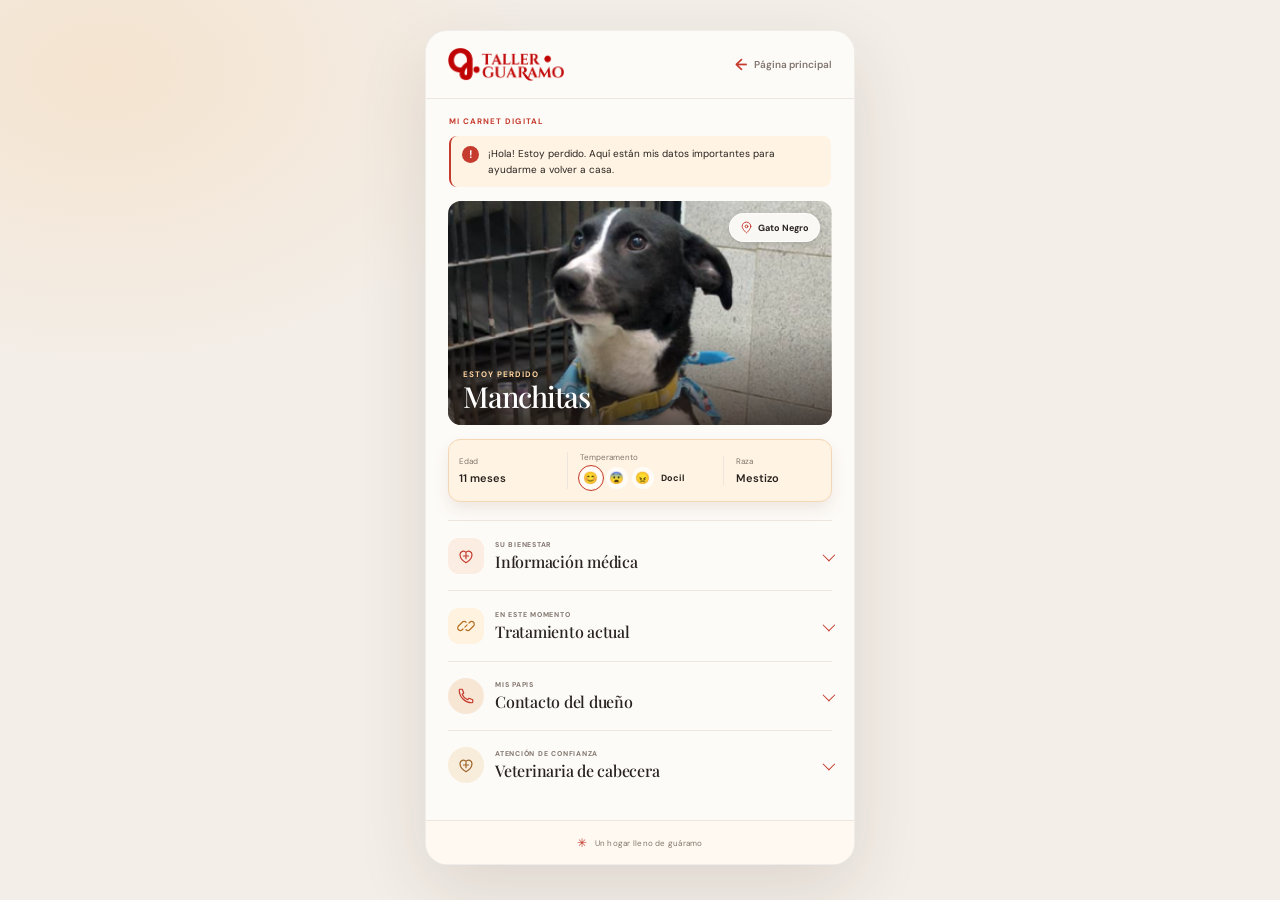
<file: m4nch1t45251126.html>
<!doctype html>
<html lang="es">
  <head>
    <meta charset="UTF-8" />
    <meta name="viewport" content="width=device-width, initial-scale=1.0" />
    <meta name="robots" content="noindex, nofollow" />
    <meta
      name="description"
      content="Carnet digital de mascota: información de salud y contactos importantes."
    />
    <meta name="theme-color" content="#fdfbf8" />
    <title>Carnet de Manchitas — Taller Guáramo</title>
    <link rel="preconnect" href="https://fonts.googleapis.com" />
    <link rel="preconnect" href="https://fonts.gstatic.com" crossorigin />
    <link
      href="https://fonts.googleapis.com/css2?family=DM+Sans:wght@400;500;600;700&family=Playfair+Display:wght@500;600;700&display=swap"
      rel="stylesheet"
    />
    <link rel="stylesheet" href="m4nch1t45251126.css" />
  </head>
  <body>
    <main class="pet-card">
      <nav class="card-nav" aria-label="Navegación principal">
        <a class="brand" href="index.html" aria-label="Taller Guáramo, página principal">
          <img src="tallerguaramoicon.png" alt="Taller Guáramo" />
        </a>
        <a class="home-link" href="index.html">
          <span aria-hidden="true">←</span> Página principal
        </a>
      </nav>

      <section class="pet-profile" aria-labelledby="pet-name">
        <div class="profile-heading">
          <span class="overline">Mi carnet digital</span>
          <p class="lost-message">
            <span class="lost-icon" aria-hidden="true">!</span>
            <span>¡Hola! Estoy perdido. Aquí están mis datos importantes para ayudarme a volver a casa.</span>
          </p>
        </div>
        <div class="pet-photo-wrap">
          <img
            class="pet-photo"
            id="pet-photo"
            src="m4nch1t45251126.png"
            alt="Manchitas, perrita mestiza de pelaje negro"
          />
          <span class="pet-location">
            <svg viewBox="0 0 24 24" aria-hidden="true">
              <path d="M20 10c0 5-8 12-8 12S4 15 4 10a8 8 0 1 1 16 0Z" />
              <circle cx="12" cy="10" r="2.5" />
            </svg>
            Gato Negro
          </span>
          <div class="photo-caption">
            <span class="pet-status">Estoy perdido</span>
            <h1 id="pet-name">Manchitas</h1>
          </div>
        </div>

        <div class="pet-facts">
          <div class="fact">
            <span class="fact-label">Edad</span>
            <span class="fact-value">11 meses</span>
          </div>
          <div class="fact temperament-fact">
            <span class="fact-label">Temperamento</span>
            <div class="mood-display" aria-label="Temperamento: feliz">
              <span class="mood-icon is-current" aria-hidden="true" title="Docil">😊</span>
              <span class="mood-icon" aria-hidden="true" title="Asustada">😨</span>
              <span class="mood-icon" aria-hidden="true" title="Molesta">😠</span>
              <span class="mood-label">Docil</span>
            </div>
          </div>
          <div class="fact">
            <span class="fact-label">Raza</span>
            <span class="fact-value">Mestizo</span>
          </div>
        </div>
      </section>

      <div class="record-content">
        <details class="info-section" aria-labelledby="medical-title">
          <summary class="section-title">
            <span class="section-icon icon-medical" aria-hidden="true">
              <svg viewBox="0 0 24 24"><path d="M12 21s-8-4.4-8-11a4.5 4.5 0 0 1 8-2.8A4.5 4.5 0 0 1 20 10c0 6.6-8 11-8 11Z" /><path d="M8.5 12h7M12 8.5v7" /></svg>
            </span>
            <div>
              <span class="section-kicker">Su bienestar</span>
              <h2 id="medical-title">Información médica</h2>
            </div>
          </summary>
          <dl class="medical-list">
            <div class="medical-row">
              <dt>Alergias</dt>
               <dd>Ninguna conocida</dd>
            </div>
            <div class="medical-row">
              <dt>Vacunas</dt>
              <dd><span class="status-dot"></span>Al día</dd>
            </div>
            <div class="medical-row">
              <dt>Condiciones</dt>
              <dd>Ninguna conocida</dd>
            </div>
          </dl>
        </details>

        <details class="info-section treatment-section" aria-labelledby="treatment-title">
          <summary class="section-title">
            <span class="section-icon icon-treatment" aria-hidden="true">
              <svg viewBox="0 0 24 24"><path d="m10.5 13.5 3-3M8 16l-1 1a3.5 3.5 0 0 1-5-5l5-5a3.5 3.5 0 0 1 5 0M16 8l1-1a3.5 3.5 0 0 1 5 5l-5 5a3.5 3.5 0 0 1-5 0" /></svg>
            </span>
            <div>
              <span class="section-kicker">En este momento</span>
              <h2 id="treatment-title">Tratamiento actual</h2>
            </div>
          </summary>
          <div class="treatment-note">
            <p>Actualmente no tiene tratamiento.</p>
          </div>
        </details>

        <details class="contact-section" aria-labelledby="owner-title">
          <summary class="contact-heading">
            <span class="contact-avatar owner-avatar" aria-hidden="true">
              <svg viewBox="0 0 24 24"><path d="M7 3H4a1 1 0 0 0-1 1c0 9.4 7.6 17 17 17a1 1 0 0 0 1-1v-3l-5-2-2 2c-3.1-1.3-5.7-3.9-7-7l2-2-2-5Z" /></svg>
            </span>
            <div>
              <span class="section-kicker">Mis papis</span>
              <h2 id="owner-title">Contacto del dueño</h2>
            </div>
          </summary>
          <div class="contact-actions">
            <a class="contact-button call-button" href="tel:+584122981640">
              <svg viewBox="0 0 24 24" aria-hidden="true"><path d="M7 3H4a1 1 0 0 0-1 1c0 9.4 7.6 17 17 17a1 1 0 0 0 1-1v-3l-5-2-2 2c-3.1-1.3-5.7-3.9-7-7l2-2-2-5Z" /></svg>
              Llamar
            </a>
            <a class="contact-button whatsapp-button" href="https://wa.me/584122981640" target="_blank" rel="noopener noreferrer">
              <svg viewBox="0 0 24 24" aria-hidden="true"><path d="M20 11.5a8.5 8.5 0 0 1-12.6 7.4L3 20l1.2-4.2A8.5 8.5 0 1 1 20 11.5Z" /><path d="M8 8.5c.6 2.4 2.1 3.9 4.5 4.5l1-1 2 .8-.3 1.7c-.1.4-.5.7-.9.7-3.6-.3-6.6-3.3-6.9-6.9 0-.4.3-.8.7-.9l1.7-.3.8 2-1 1" /></svg>
              WhatsApp
            </a>
          </div>
          <div class="contact-actions">
            <a class="contact-button call-button" href="tel:+584167134874">
              <svg viewBox="0 0 24 24" aria-hidden="true"><path d="M7 3H4a1 1 0 0 0-1 1c0 9.4 7.6 17 17 17a1 1 0 0 0 1-1v-3l-5-2-2 2c-3.1-1.3-5.7-3.9-7-7l2-2-2-5Z" /></svg>
              Llamar
            </a>
            <a class="contact-button whatsapp-button" href="https://wa.me/584167134874" target="_blank" rel="noopener noreferrer">
              <svg viewBox="0 0 24 24" aria-hidden="true"><path d="M20 11.5a8.5 8.5 0 0 1-12.6 7.4L3 20l1.2-4.2A8.5 8.5 0 1 1 20 11.5Z" /><path d="M8 8.5c.6 2.4 2.1 3.9 4.5 4.5l1-1 2 .8-.3 1.7c-.1.4-.5.7-.9.7-3.6-.3-6.6-3.3-6.9-6.9 0-.4.3-.8.7-.9l1.7-.3.8 2-1 1" /></svg>
              WhatsApp
            </a>
          </div>
        </details>

        <details class="contact-section vet-section" aria-labelledby="vet-title">
          <summary class="contact-heading">
            <span class="contact-avatar vet-avatar" aria-hidden="true">
              <svg viewBox="0 0 24 24"><path d="M12 21s-8-4.4-8-11a4.5 4.5 0 0 1 8-2.8A4.5 4.5 0 0 1 20 10c0 6.6-8 11-8 11Z" /><path d="M8.5 12h7M12 8.5v7" /></svg>
            </span>
            <div>
              <span class="section-kicker">Atención de confianza</span>
              <h2 id="vet-title">Veterinaria de cabecera</h2>
            </div>
          </summary>
          <p class="contact-name">Clínica Veterinaria Perro Amor</p>
          <p class="contact-phone">+58 414 020 9989</p>
          <div class="contact-actions">
            <a class="contact-button call-button" href="tel:+584140209989">
              <svg viewBox="0 0 24 24" aria-hidden="true"><path d="M7 3H4a1 1 0 0 0-1 1c0 9.4 7.6 17 17 17a1 1 0 0 0 1-1v-3l-5-2-2 2c-3.1-1.3-5.7-3.9-7-7l2-2-2-5Z" /></svg>
              Llamar
            </a>
            <a class="contact-button whatsapp-button" href="https://wa.me/584140209989" target="_blank" rel="noopener noreferrer">
              <svg viewBox="0 0 24 24" aria-hidden="true"><path d="M20 11.5a8.5 8.5 0 0 1-12.6 7.4L3 20l1.2-4.2A8.5 8.5 0 1 1 20 11.5Z" /><path d="M8 8.5c.6 2.4 2.1 3.9 4.5 4.5l1-1 2 .8-.3 1.7c-.1.4-.5.7-.9.7-3.6-.3-6.6-3.3-6.9-6.9 0-.4.3-.8.7-.9l1.7-.3.8 2-1 1" /></svg>
              WhatsApp
            </a>
          </div>
        </details>
      </div>

      <footer class="card-footer">
        <span class="footer-paw" aria-hidden="true">✳</span>
        <span>Un hogar lleno de guáramo</span>
      </footer>
    </main>
  </body>
</html>
</file>
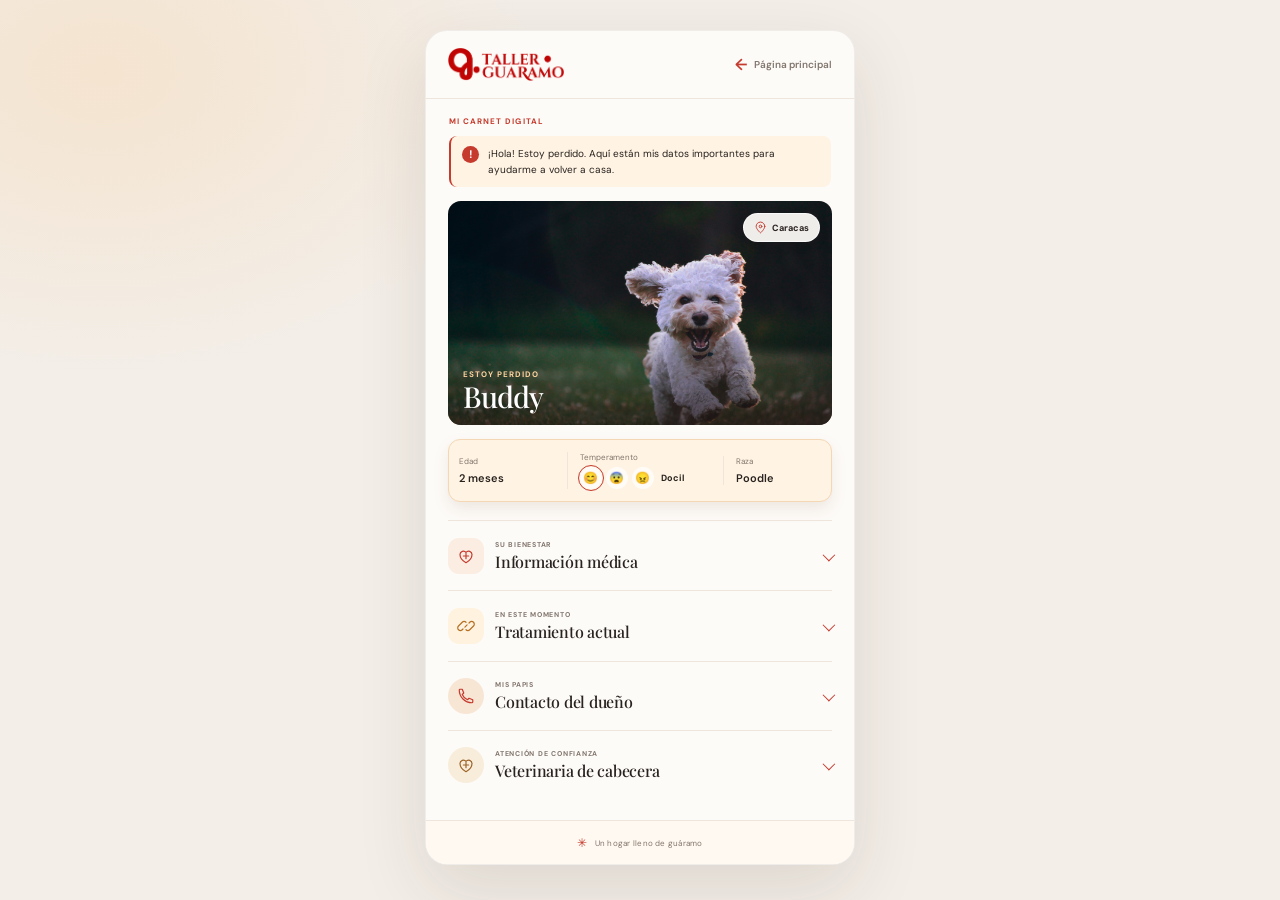
<file: p00dl3buddy25112026.html>
<!doctype html>
<html lang="es">
  <head>
    <meta charset="UTF-8" />
    <meta name="viewport" content="width=device-width, initial-scale=1.0" />
    <meta name="robots" content="noindex, nofollow" />
    <meta
      name="description"
      content="Carnet digital de mascota: información de salud y contactos importantes."
    />
    <meta name="theme-color" content="#fdfbf8" />
    <title>Carnet de Buddy — Taller Guáramo</title>
    <link rel="preconnect" href="https://fonts.googleapis.com" />
    <link rel="preconnect" href="https://fonts.gstatic.com" crossorigin />
    <link
      href="https://fonts.googleapis.com/css2?family=DM+Sans:wght@400;500;600;700&family=Playfair+Display:wght@500;600;700&display=swap"
      rel="stylesheet"
    />
    <link rel="stylesheet" href="p00dl3buddy25112026.css" />
  </head>
  <body>
    <main class="pet-card">
      <nav class="card-nav" aria-label="Navegación principal">
        <a class="brand" href="index.html" aria-label="Taller Guáramo, página principal">
          <img src="tallerguaramoicon.png" alt="Taller Guáramo" />
        </a>
        <a class="home-link" href="index.html">
          <span aria-hidden="true">←</span> Página principal
        </a>
      </nav>

      <section class="pet-profile" aria-labelledby="pet-name">
        <div class="profile-heading">
          <span class="overline">Mi carnet digital</span>
          <p class="lost-message">
            <span class="lost-icon" aria-hidden="true">!</span>
            <span>¡Hola! Estoy perdido. Aquí están mis datos importantes para ayudarme a volver a casa.</span>
          </p>
        </div>
        <div class="pet-photo-wrap">
          <img
            class="pet-photo"
            id="pet-photo"
            src="p00dl3buddy25112026.jpg"
            alt="Buddy, perro mestizo de pelaje marrón"
          />
          <span class="pet-location">
            <svg viewBox="0 0 24 24" aria-hidden="true">
              <path d="M20 10c0 5-8 12-8 12S4 15 4 10a8 8 0 1 1 16 0Z" />
              <circle cx="12" cy="10" r="2.5" />
            </svg>
            Caracas
          </span>
          <div class="photo-caption">
            <span class="pet-status">Estoy perdido</span>
            <h1 id="pet-name">Buddy</h1>
          </div>
        </div>

        <div class="pet-facts">
          <div class="fact">
            <span class="fact-label">Edad</span>
            <span class="fact-value">2 meses</span>
          </div>
          <div class="fact temperament-fact">
            <span class="fact-label">Temperamento</span>
            <div class="mood-display" aria-label="Temperamento: feliz">
              <span class="mood-icon is-current" aria-hidden="true" title="Docil">😊</span>
              <span class="mood-icon" aria-hidden="true" title="Asustada">😨</span>
              <span class="mood-icon" aria-hidden="true" title="Molesta">😠</span>
              <span class="mood-label">Docil</span>
            </div>
          </div>
          <div class="fact">
            <span class="fact-label">Raza</span>
            <span class="fact-value">Poodle</span>
          </div>
        </div>
      </section>

      <div class="record-content">
        <details class="info-section" aria-labelledby="medical-title">
          <summary class="section-title">
            <span class="section-icon icon-medical" aria-hidden="true">
              <svg viewBox="0 0 24 24"><path d="M12 21s-8-4.4-8-11a4.5 4.5 0 0 1 8-2.8A4.5 4.5 0 0 1 20 10c0 6.6-8 11-8 11Z" /><path d="M8.5 12h7M12 8.5v7" /></svg>
            </span>
            <div>
              <span class="section-kicker">Su bienestar</span>
              <h2 id="medical-title">Información médica</h2>
            </div>
          </summary>
          <dl class="medical-list">
            <div class="medical-row">
              <dt>Alergias</dt>
               <dd>Ninguna conocida</dd>
            </div>
            <div class="medical-row">
              <dt>Vacunas</dt>
              <dd><span class="status-dot"></span>Al día</dd>
            </div>
            <div class="medical-row">
              <dt>Condiciones</dt>
              <dd>Ninguna conocida</dd>
            </div>
          </dl>
        </details>

        <details class="info-section treatment-section" aria-labelledby="treatment-title">
          <summary class="section-title">
            <span class="section-icon icon-treatment" aria-hidden="true">
              <svg viewBox="0 0 24 24"><path d="m10.5 13.5 3-3M8 16l-1 1a3.5 3.5 0 0 1-5-5l5-5a3.5 3.5 0 0 1 5 0M16 8l1-1a3.5 3.5 0 0 1 5 5l-5 5a3.5 3.5 0 0 1-5 0" /></svg>
            </span>
            <div>
              <span class="section-kicker">En este momento</span>
              <h2 id="treatment-title">Tratamiento actual</h2>
            </div>
          </summary>
          <div class="treatment-note">
            <p>Actualmente no tiene tratamiento.</p>
          </div>
        </details>

        <details class="contact-section" aria-labelledby="owner-title">
          <summary class="contact-heading">
            <span class="contact-avatar owner-avatar" aria-hidden="true">
              <svg viewBox="0 0 24 24"><path d="M7 3H4a1 1 0 0 0-1 1c0 9.4 7.6 17 17 17a1 1 0 0 0 1-1v-3l-5-2-2 2c-3.1-1.3-5.7-3.9-7-7l2-2-2-5Z" /></svg>
            </span>
            <div>
              <span class="section-kicker">Mis papis</span>
              <h2 id="owner-title">Contacto del dueño</h2>
            </div>
          </summary>
          <div class="contact-actions">
            <a class="contact-button call-button" href="tel:+584128211384">
              <svg viewBox="0 0 24 24" aria-hidden="true"><path d="M7 3H4a1 1 0 0 0-1 1c0 9.4 7.6 17 17 17a1 1 0 0 0 1-1v-3l-5-2-2 2c-3.1-1.3-5.7-3.9-7-7l2-2-2-5Z" /></svg>
              Llamar
            </a>
            <a class="contact-button whatsapp-button" href="https://wa.me/584128211384" target="_blank" rel="noopener noreferrer">
              <svg viewBox="0 0 24 24" aria-hidden="true"><path d="M20 11.5a8.5 8.5 0 0 1-12.6 7.4L3 20l1.2-4.2A8.5 8.5 0 1 1 20 11.5Z" /><path d="M8 8.5c.6 2.4 2.1 3.9 4.5 4.5l1-1 2 .8-.3 1.7c-.1.4-.5.7-.9.7-3.6-.3-6.6-3.3-6.9-6.9 0-.4.3-.8.7-.9l1.7-.3.8 2-1 1" /></svg>
              WhatsApp
            </a>
          </div>
          <div class="contact-actions">
            <a class="contact-button call-button" href="tel:+582127941967">
              <svg viewBox="0 0 24 24" aria-hidden="true"><path d="M7 3H4a1 1 0 0 0-1 1c0 9.4 7.6 17 17 17a1 1 0 0 0 1-1v-3l-5-2-2 2c-3.1-1.3-5.7-3.9-7-7l2-2-2-5Z" /></svg>
              Llamar
            </a>

          </div>
        </details>

        <details class="contact-section vet-section" aria-labelledby="vet-title">
          <summary class="contact-heading">
            <span class="contact-avatar vet-avatar" aria-hidden="true">
              <svg viewBox="0 0 24 24"><path d="M12 21s-8-4.4-8-11a4.5 4.5 0 0 1 8-2.8A4.5 4.5 0 0 1 20 10c0 6.6-8 11-8 11Z" /><path d="M8.5 12h7M12 8.5v7" /></svg>
            </span>
            <div>
              <span class="section-kicker">Atención de confianza</span>
              <h2 id="vet-title">Veterinaria de cabecera</h2>
            </div>
          </summary>
          <p class="contact-name">Clínica Veterinaria Perro Amor</p>
          <p class="contact-phone">+58 414 020 9989</p>
          <div class="contact-actions">
            <a class="contact-button call-button" href="tel:+584140209989">
              <svg viewBox="0 0 24 24" aria-hidden="true"><path d="M7 3H4a1 1 0 0 0-1 1c0 9.4 7.6 17 17 17a1 1 0 0 0 1-1v-3l-5-2-2 2c-3.1-1.3-5.7-3.9-7-7l2-2-2-5Z" /></svg>
              Llamar
            </a>
            <a class="contact-button whatsapp-button" href="https://wa.me/584140209989" target="_blank" rel="noopener noreferrer">
              <svg viewBox="0 0 24 24" aria-hidden="true"><path d="M20 11.5a8.5 8.5 0 0 1-12.6 7.4L3 20l1.2-4.2A8.5 8.5 0 1 1 20 11.5Z" /><path d="M8 8.5c.6 2.4 2.1 3.9 4.5 4.5l1-1 2 .8-.3 1.7c-.1.4-.5.7-.9.7-3.6-.3-6.6-3.3-6.9-6.9 0-.4.3-.8.7-.9l1.7-.3.8 2-1 1" /></svg>
              WhatsApp
            </a>
          </div>
        </details>
      </div>

      <footer class="card-footer">
        <span class="footer-paw" aria-hidden="true">✳</span>
        <span>Un hogar lleno de guáramo</span>
      </footer>
    </main>
  </body>
</html>
</file>
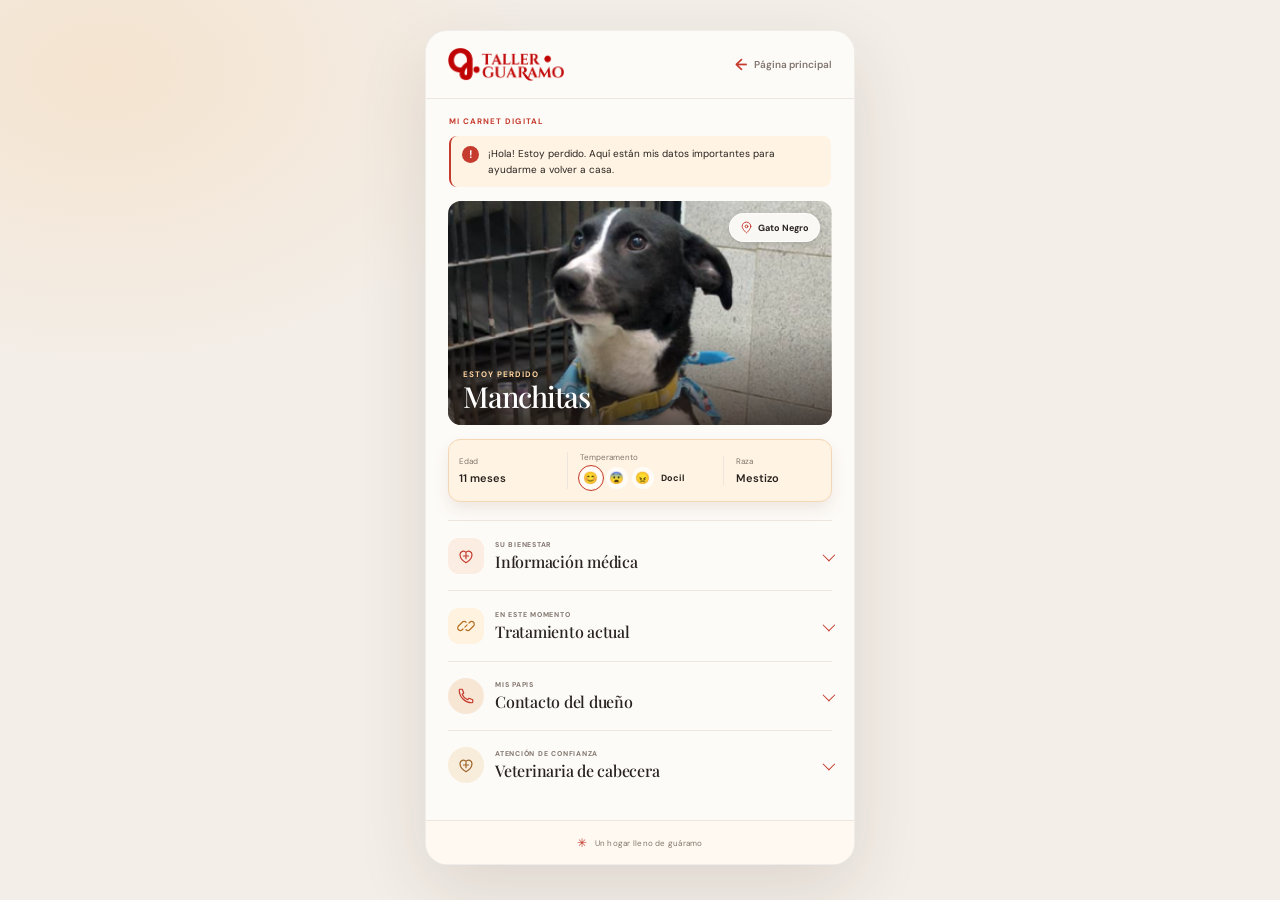
<file: src/views/mascotas/m4nch1t45251126.html>
<!doctype html>
<html lang="es">
  <head>
    <meta charset="UTF-8" />
    <meta name="viewport" content="width=device-width, initial-scale=1.0" />
    <meta name="robots" content="noindex, nofollow" />
    <meta
      name="description"
      content="Carnet digital de mascota: información de salud y contactos importantes."
    />
    <meta name="theme-color" content="#fdfbf8" />
    <title>Carnet de Manchitas — Taller Guáramo</title>
    <link rel="preconnect" href="https://fonts.googleapis.com" />
    <link rel="preconnect" href="https://fonts.gstatic.com" crossorigin />
    <link
      href="https://fonts.googleapis.com/css2?family=DM+Sans:wght@400;500;600;700&family=Playfair+Display:wght@500;600;700&display=swap"
      rel="stylesheet"
    />
    <link rel="stylesheet" href="../../assets/css/m4nch1t45251126.css" />
  </head>
  <body>
    <main class="pet-card">
      <nav class="card-nav" aria-label="Navegación principal">
        <a class="brand" href="../index.html" aria-label="Taller Guáramo, página principal">
          <img src="../../assets/images/tallerguaramoicon.png" alt="Taller Guáramo" />
        </a>
        <a class="home-link" href="../index.html">
          <span aria-hidden="true">←</span> Página principal
        </a>
      </nav>

      <section class="pet-profile" aria-labelledby="pet-name">
        <div class="profile-heading">
          <span class="overline">Mi carnet digital</span>
          <p class="lost-message">
            <span class="lost-icon" aria-hidden="true">!</span>
            <span>¡Hola! Estoy perdido. Aquí están mis datos importantes para ayudarme a volver a casa.</span>
          </p>
        </div>
        <div class="pet-photo-wrap">
          <img
            class="pet-photo"
            id="pet-photo"
            src="../../assets/images/mascotas/m4nch1t45251126.png"
            alt="Manchitas, perrita mestiza de pelaje negro"
          />
          <span class="pet-location">
            <svg viewBox="0 0 24 24" aria-hidden="true">
              <path d="M20 10c0 5-8 12-8 12S4 15 4 10a8 8 0 1 1 16 0Z" />
              <circle cx="12" cy="10" r="2.5" />
            </svg>
            Gato Negro
          </span>
          <div class="photo-caption">
            <span class="pet-status">Estoy perdido</span>
            <h1 id="pet-name">Manchitas</h1>
          </div>
        </div>

        <div class="pet-facts">
          <div class="fact">
            <span class="fact-label">Edad</span>
            <span class="fact-value">11 meses</span>
          </div>
          <div class="fact temperament-fact">
            <span class="fact-label">Temperamento</span>
            <div class="mood-display" aria-label="Temperamento: feliz">
              <span class="mood-icon is-current" aria-hidden="true" title="Docil">😊</span>
              <span class="mood-icon" aria-hidden="true" title="Asustada">😨</span>
              <span class="mood-icon" aria-hidden="true" title="Molesta">😠</span>
              <span class="mood-label">Docil</span>
            </div>
          </div>
          <div class="fact">
            <span class="fact-label">Raza</span>
            <span class="fact-value">Mestizo</span>
          </div>
        </div>
      </section>

      <div class="record-content">
        <details class="info-section" aria-labelledby="medical-title">
          <summary class="section-title">
            <span class="section-icon icon-medical" aria-hidden="true">
              <svg viewBox="0 0 24 24"><path d="M12 21s-8-4.4-8-11a4.5 4.5 0 0 1 8-2.8A4.5 4.5 0 0 1 20 10c0 6.6-8 11-8 11Z" /><path d="M8.5 12h7M12 8.5v7" /></svg>
            </span>
            <div>
              <span class="section-kicker">Su bienestar</span>
              <h2 id="medical-title">Información médica</h2>
            </div>
          </summary>
          <dl class="medical-list">
            <div class="medical-row">
              <dt>Alergias</dt>
               <dd>Ninguna conocida</dd>
            </div>
            <div class="medical-row">
              <dt>Vacunas</dt>
              <dd><span class="status-dot"></span>Al día</dd>
            </div>
            <div class="medical-row">
              <dt>Condiciones</dt>
              <dd>Ninguna conocida</dd>
            </div>
          </dl>
        </details>

        <details class="info-section treatment-section" aria-labelledby="treatment-title">
          <summary class="section-title">
            <span class="section-icon icon-treatment" aria-hidden="true">
              <svg viewBox="0 0 24 24"><path d="m10.5 13.5 3-3M8 16l-1 1a3.5 3.5 0 0 1-5-5l5-5a3.5 3.5 0 0 1 5 0M16 8l1-1a3.5 3.5 0 0 1 5 5l-5 5a3.5 3.5 0 0 1-5 0" /></svg>
            </span>
            <div>
              <span class="section-kicker">En este momento</span>
              <h2 id="treatment-title">Tratamiento actual</h2>
            </div>
          </summary>
          <div class="treatment-note">
            <p>Actualmente no tiene tratamiento.</p>
          </div>
        </details>

        <details class="contact-section" aria-labelledby="owner-title">
          <summary class="contact-heading">
            <span class="contact-avatar owner-avatar" aria-hidden="true">
              <svg viewBox="0 0 24 24"><path d="M7 3H4a1 1 0 0 0-1 1c0 9.4 7.6 17 17 17a1 1 0 0 0 1-1v-3l-5-2-2 2c-3.1-1.3-5.7-3.9-7-7l2-2-2-5Z" /></svg>
            </span>
            <div>
              <span class="section-kicker">Mis papis</span>
              <h2 id="owner-title">Contacto del dueño</h2>
            </div>
          </summary>
          <div class="contact-actions">
            <a class="contact-button call-button" href="tel:+584122981640">
              <svg viewBox="0 0 24 24" aria-hidden="true"><path d="M7 3H4a1 1 0 0 0-1 1c0 9.4 7.6 17 17 17a1 1 0 0 0 1-1v-3l-5-2-2 2c-3.1-1.3-5.7-3.9-7-7l2-2-2-5Z" /></svg>
              Llamar
            </a>
            <a class="contact-button whatsapp-button" href="https://wa.me/584122981640" target="_blank" rel="noopener noreferrer">
              <svg viewBox="0 0 24 24" aria-hidden="true"><path d="M20 11.5a8.5 8.5 0 0 1-12.6 7.4L3 20l1.2-4.2A8.5 8.5 0 1 1 20 11.5Z" /><path d="M8 8.5c.6 2.4 2.1 3.9 4.5 4.5l1-1 2 .8-.3 1.7c-.1.4-.5.7-.9.7-3.6-.3-6.6-3.3-6.9-6.9 0-.4.3-.8.7-.9l1.7-.3.8 2-1 1" /></svg>
              WhatsApp
            </a>
          </div>
          <div class="contact-actions">
            <a class="contact-button call-button" href="tel:+584167134874">
              <svg viewBox="0 0 24 24" aria-hidden="true"><path d="M7 3H4a1 1 0 0 0-1 1c0 9.4 7.6 17 17 17a1 1 0 0 0 1-1v-3l-5-2-2 2c-3.1-1.3-5.7-3.9-7-7l2-2-2-5Z" /></svg>
              Llamar
            </a>
            <a class="contact-button whatsapp-button" href="https://wa.me/584167134874" target="_blank" rel="noopener noreferrer">
              <svg viewBox="0 0 24 24" aria-hidden="true"><path d="M20 11.5a8.5 8.5 0 0 1-12.6 7.4L3 20l1.2-4.2A8.5 8.5 0 1 1 20 11.5Z" /><path d="M8 8.5c.6 2.4 2.1 3.9 4.5 4.5l1-1 2 .8-.3 1.7c-.1.4-.5.7-.9.7-3.6-.3-6.6-3.3-6.9-6.9 0-.4.3-.8.7-.9l1.7-.3.8 2-1 1" /></svg>
              WhatsApp
            </a>
          </div>
        </details>

        <details class="contact-section vet-section" aria-labelledby="vet-title">
          <summary class="contact-heading">
            <span class="contact-avatar vet-avatar" aria-hidden="true">
              <svg viewBox="0 0 24 24"><path d="M12 21s-8-4.4-8-11a4.5 4.5 0 0 1 8-2.8A4.5 4.5 0 0 1 20 10c0 6.6-8 11-8 11Z" /><path d="M8.5 12h7M12 8.5v7" /></svg>
            </span>
            <div>
              <span class="section-kicker">Atención de confianza</span>
              <h2 id="vet-title">Veterinaria de cabecera</h2>
            </div>
          </summary>
          <p class="contact-name">Clínica Veterinaria Perro Amor</p>
          <p class="contact-phone">+58 414 020 9989</p>
          <div class="contact-actions">
            <a class="contact-button call-button" href="tel:+584140209989">
              <svg viewBox="0 0 24 24" aria-hidden="true"><path d="M7 3H4a1 1 0 0 0-1 1c0 9.4 7.6 17 17 17a1 1 0 0 0 1-1v-3l-5-2-2 2c-3.1-1.3-5.7-3.9-7-7l2-2-2-5Z" /></svg>
              Llamar
            </a>
            <a class="contact-button whatsapp-button" href="https://wa.me/584140209989" target="_blank" rel="noopener noreferrer">
              <svg viewBox="0 0 24 24" aria-hidden="true"><path d="M20 11.5a8.5 8.5 0 0 1-12.6 7.4L3 20l1.2-4.2A8.5 8.5 0 1 1 20 11.5Z" /><path d="M8 8.5c.6 2.4 2.1 3.9 4.5 4.5l1-1 2 .8-.3 1.7c-.1.4-.5.7-.9.7-3.6-.3-6.6-3.3-6.9-6.9 0-.4.3-.8.7-.9l1.7-.3.8 2-1 1" /></svg>
              WhatsApp
            </a>
          </div>
        </details>
      </div>

      <footer class="card-footer">
        <span class="footer-paw" aria-hidden="true">✳</span>
        <span>Un hogar lleno de guáramo</span>
      </footer>
    </main>
  </body>
</html>
</file>
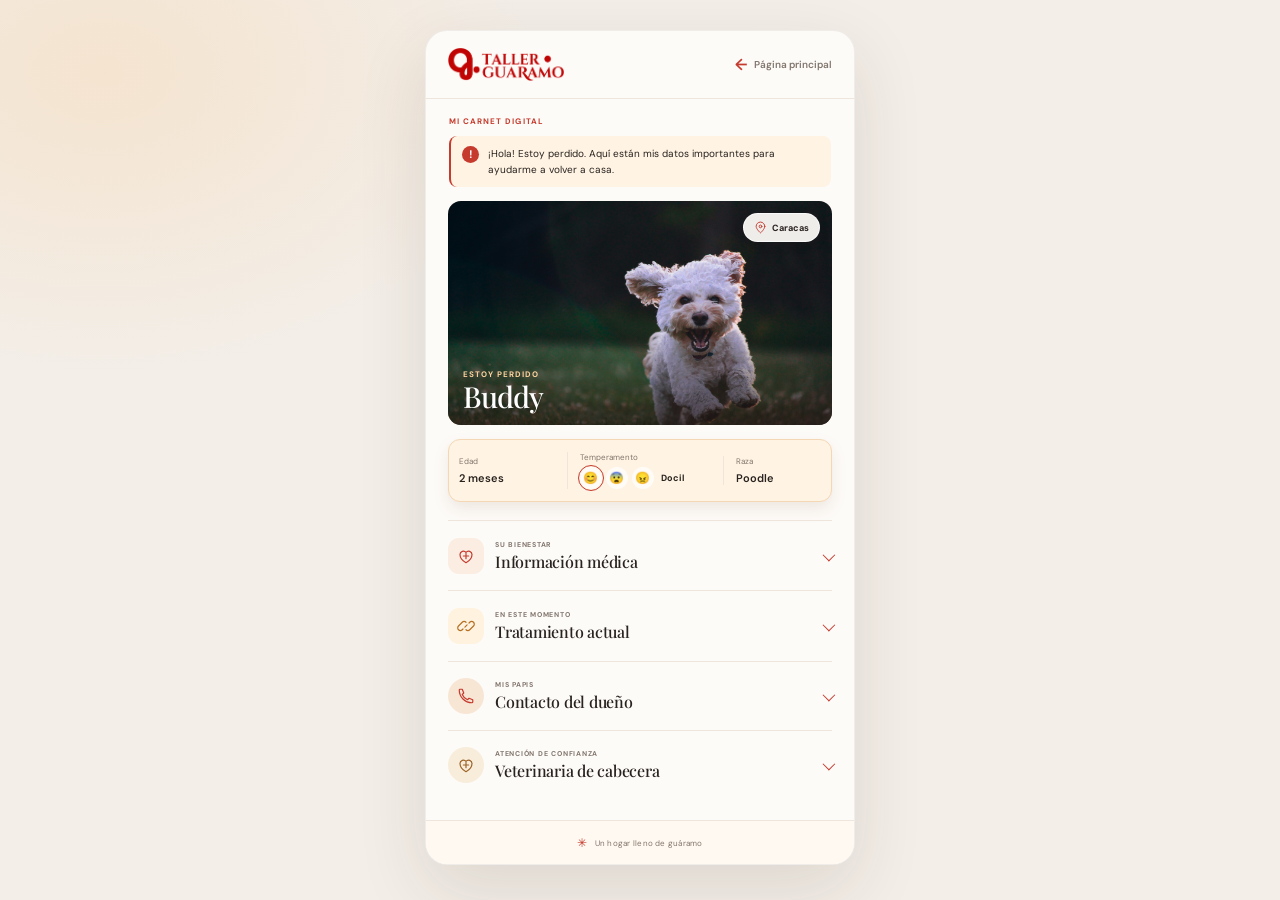
<file: src/views/mascotas/p00dl3buddy25112026.html>
<!doctype html>
<html lang="es">
  <head>
    <meta charset="UTF-8" />
    <meta name="viewport" content="width=device-width, initial-scale=1.0" />
    <meta name="robots" content="noindex, nofollow" />
    <meta
      name="description"
      content="Carnet digital de mascota: información de salud y contactos importantes."
    />
    <meta name="theme-color" content="#fdfbf8" />
    <title>Carnet de Buddy — Taller Guáramo</title>
    <link rel="preconnect" href="https://fonts.googleapis.com" />
    <link rel="preconnect" href="https://fonts.gstatic.com" crossorigin />
    <link
      href="https://fonts.googleapis.com/css2?family=DM+Sans:wght@400;500;600;700&family=Playfair+Display:wght@500;600;700&display=swap"
      rel="stylesheet"
    />
    <link rel="stylesheet" href="../../assets/css/p00dl3buddy25112026.css" />
  </head>
  <body>
    <main class="pet-card">
      <nav class="card-nav" aria-label="Navegación principal">
        <a class="brand" href="../index.html" aria-label="Taller Guáramo, página principal">
          <img src="../../assets/images/tallerguaramoicon.png" alt="Taller Guáramo" />
        </a>
        <a class="home-link" href="../index.html">
          <span aria-hidden="true">←</span> Página principal
        </a>
      </nav>

      <section class="pet-profile" aria-labelledby="pet-name">
        <div class="profile-heading">
          <span class="overline">Mi carnet digital</span>
          <p class="lost-message">
            <span class="lost-icon" aria-hidden="true">!</span>
            <span>¡Hola! Estoy perdido. Aquí están mis datos importantes para ayudarme a volver a casa.</span>
          </p>
        </div>
        <div class="pet-photo-wrap">
          <img
            class="pet-photo"
            id="pet-photo"
            src="../../assets/images/mascotas/p00dl3buddy25112026.jpg"
            alt="Buddy, perro mestizo de pelaje marrón"
          />
          <span class="pet-location">
            <svg viewBox="0 0 24 24" aria-hidden="true">
              <path d="M20 10c0 5-8 12-8 12S4 15 4 10a8 8 0 1 1 16 0Z" />
              <circle cx="12" cy="10" r="2.5" />
            </svg>
            Caracas
          </span>
          <div class="photo-caption">
            <span class="pet-status">Estoy perdido</span>
            <h1 id="pet-name">Buddy</h1>
          </div>
        </div>

        <div class="pet-facts">
          <div class="fact">
            <span class="fact-label">Edad</span>
            <span class="fact-value">2 meses</span>
          </div>
          <div class="fact temperament-fact">
            <span class="fact-label">Temperamento</span>
            <div class="mood-display" aria-label="Temperamento: feliz">
              <span class="mood-icon is-current" aria-hidden="true" title="Docil">😊</span>
              <span class="mood-icon" aria-hidden="true" title="Asustada">😨</span>
              <span class="mood-icon" aria-hidden="true" title="Molesta">😠</span>
              <span class="mood-label">Docil</span>
            </div>
          </div>
          <div class="fact">
            <span class="fact-label">Raza</span>
            <span class="fact-value">Poodle</span>
          </div>
        </div>
      </section>

      <div class="record-content">
        <details class="info-section" aria-labelledby="medical-title">
          <summary class="section-title">
            <span class="section-icon icon-medical" aria-hidden="true">
              <svg viewBox="0 0 24 24"><path d="M12 21s-8-4.4-8-11a4.5 4.5 0 0 1 8-2.8A4.5 4.5 0 0 1 20 10c0 6.6-8 11-8 11Z" /><path d="M8.5 12h7M12 8.5v7" /></svg>
            </span>
            <div>
              <span class="section-kicker">Su bienestar</span>
              <h2 id="medical-title">Información médica</h2>
            </div>
          </summary>
          <dl class="medical-list">
            <div class="medical-row">
              <dt>Alergias</dt>
               <dd>Ninguna conocida</dd>
            </div>
            <div class="medical-row">
              <dt>Vacunas</dt>
              <dd><span class="status-dot"></span>Al día</dd>
            </div>
            <div class="medical-row">
              <dt>Condiciones</dt>
              <dd>Ninguna conocida</dd>
            </div>
          </dl>
        </details>

        <details class="info-section treatment-section" aria-labelledby="treatment-title">
          <summary class="section-title">
            <span class="section-icon icon-treatment" aria-hidden="true">
              <svg viewBox="0 0 24 24"><path d="m10.5 13.5 3-3M8 16l-1 1a3.5 3.5 0 0 1-5-5l5-5a3.5 3.5 0 0 1 5 0M16 8l1-1a3.5 3.5 0 0 1 5 5l-5 5a3.5 3.5 0 0 1-5 0" /></svg>
            </span>
            <div>
              <span class="section-kicker">En este momento</span>
              <h2 id="treatment-title">Tratamiento actual</h2>
            </div>
          </summary>
          <div class="treatment-note">
            <p>Actualmente no tiene tratamiento.</p>
          </div>
        </details>

        <details class="contact-section" aria-labelledby="owner-title">
          <summary class="contact-heading">
            <span class="contact-avatar owner-avatar" aria-hidden="true">
              <svg viewBox="0 0 24 24"><path d="M7 3H4a1 1 0 0 0-1 1c0 9.4 7.6 17 17 17a1 1 0 0 0 1-1v-3l-5-2-2 2c-3.1-1.3-5.7-3.9-7-7l2-2-2-5Z" /></svg>
            </span>
            <div>
              <span class="section-kicker">Mis papis</span>
              <h2 id="owner-title">Contacto del dueño</h2>
            </div>
          </summary>
          <div class="contact-actions">
            <a class="contact-button call-button" href="tel:+584128211384">
              <svg viewBox="0 0 24 24" aria-hidden="true"><path d="M7 3H4a1 1 0 0 0-1 1c0 9.4 7.6 17 17 17a1 1 0 0 0 1-1v-3l-5-2-2 2c-3.1-1.3-5.7-3.9-7-7l2-2-2-5Z" /></svg>
              Llamar
            </a>
            <a class="contact-button whatsapp-button" href="https://wa.me/584128211384" target="_blank" rel="noopener noreferrer">
              <svg viewBox="0 0 24 24" aria-hidden="true"><path d="M20 11.5a8.5 8.5 0 0 1-12.6 7.4L3 20l1.2-4.2A8.5 8.5 0 1 1 20 11.5Z" /><path d="M8 8.5c.6 2.4 2.1 3.9 4.5 4.5l1-1 2 .8-.3 1.7c-.1.4-.5.7-.9.7-3.6-.3-6.6-3.3-6.9-6.9 0-.4.3-.8.7-.9l1.7-.3.8 2-1 1" /></svg>
              WhatsApp
            </a>
          </div>
          <div class="contact-actions">
            <a class="contact-button call-button" href="tel:+582127941967">
              <svg viewBox="0 0 24 24" aria-hidden="true"><path d="M7 3H4a1 1 0 0 0-1 1c0 9.4 7.6 17 17 17a1 1 0 0 0 1-1v-3l-5-2-2 2c-3.1-1.3-5.7-3.9-7-7l2-2-2-5Z" /></svg>
              Llamar
            </a>

          </div>
        </details>

        <details class="contact-section vet-section" aria-labelledby="vet-title">
          <summary class="contact-heading">
            <span class="contact-avatar vet-avatar" aria-hidden="true">
              <svg viewBox="0 0 24 24"><path d="M12 21s-8-4.4-8-11a4.5 4.5 0 0 1 8-2.8A4.5 4.5 0 0 1 20 10c0 6.6-8 11-8 11Z" /><path d="M8.5 12h7M12 8.5v7" /></svg>
            </span>
            <div>
              <span class="section-kicker">Atención de confianza</span>
              <h2 id="vet-title">Veterinaria de cabecera</h2>
            </div>
          </summary>
          <p class="contact-name">Clínica Veterinaria Perro Amor</p>
          <p class="contact-phone">+58 414 020 9989</p>
          <div class="contact-actions">
            <a class="contact-button call-button" href="tel:+584140209989">
              <svg viewBox="0 0 24 24" aria-hidden="true"><path d="M7 3H4a1 1 0 0 0-1 1c0 9.4 7.6 17 17 17a1 1 0 0 0 1-1v-3l-5-2-2 2c-3.1-1.3-5.7-3.9-7-7l2-2-2-5Z" /></svg>
              Llamar
            </a>
            <a class="contact-button whatsapp-button" href="https://wa.me/584140209989" target="_blank" rel="noopener noreferrer">
              <svg viewBox="0 0 24 24" aria-hidden="true"><path d="M20 11.5a8.5 8.5 0 0 1-12.6 7.4L3 20l1.2-4.2A8.5 8.5 0 1 1 20 11.5Z" /><path d="M8 8.5c.6 2.4 2.1 3.9 4.5 4.5l1-1 2 .8-.3 1.7c-.1.4-.5.7-.9.7-3.6-.3-6.6-3.3-6.9-6.9 0-.4.3-.8.7-.9l1.7-.3.8 2-1 1" /></svg>
              WhatsApp
            </a>
          </div>
        </details>
      </div>

      <footer class="card-footer">
        <span class="footer-paw" aria-hidden="true">✳</span>
        <span>Un hogar lleno de guáramo</span>
      </footer>
    </main>
  </body>
</html>
</file>
<file: m4nch1t45251126.css>
:root {
  color-scheme: light;
  --terracotta: #c53b2e;
  --terracotta-dark: #a92e24;
  --peach: #fbb560;
  --cream: #fdfbf8;
  --ink: #29231f;
  --muted: #82766d;
  --line: #eee5dc;
  --sans: "DM Sans", Arial, sans-serif;
  --serif: "Playfair Display", Georgia, serif;
}

* {
  box-sizing: border-box;
}

body {
  min-width: 320px;
  min-height: 100vh;
  margin: 0;
  padding: 30px 16px;
  background:
    radial-gradient(ellipse at 8% 8%, rgba(251, 181, 96, 0.18), transparent 27rem),
    #f3eee8;
  color: var(--ink);
  font-family: var(--sans);
  -webkit-font-smoothing: antialiased;
}

a {
  color: inherit;
  text-decoration: none;
}

a:focus-visible,
button:focus-visible {
  outline: 2px solid var(--terracotta);
  outline-offset: 3px;
}

button,
a {
  -webkit-tap-highlight-color: transparent;
}

.pet-card {
  width: min(100%, 430px);
  min-height: 100vh;
  overflow: hidden;
  margin: 0 auto;
  border: 1px solid rgba(58, 42, 30, 0.07);
  border-radius: 22px;
  background: var(--cream);
  box-shadow: 0 24px 70px rgba(67, 45, 28, 0.12);
}

.card-nav {
  display: flex;
  min-height: 68px;
  align-items: center;
  justify-content: space-between;
  padding: 0 22px;
  border-bottom: 1px solid var(--line);
}

.brand {
  display: inline-flex;
  width: 116px;
  align-items: center;
}

.brand img {
  display: block;
  width: 100%;
  max-height: 37px;
  object-fit: contain;
  object-position: left center;
}

.home-link {
  display: inline-flex;
  align-items: center;
  gap: 7px;
  color: var(--muted);
  font-size: 10px;
  font-weight: 600;
  transition: color 160ms ease;
}

.home-link:hover {
  color: var(--terracotta);
}

.home-link span {
  color: var(--terracotta);
  font-size: 16px;
}

.pet-profile {
  padding: 17px 22px 18px;
}

.pet-photo-wrap {
  position: relative;
  overflow: hidden;
  height: 224px;
  border-radius: 13px;
  background: #e7d2be;
}

.pet-photo {
  display: block;
  width: 100%;
  height: 100%;
  object-fit: cover;
  object-position: center 5%;
}

.pet-location {
  position: absolute;
  z-index: 2;
  top: 12px;
  right: 12px;
  display: inline-flex;
  align-items: center;
  gap: 5px;
  padding: 7px 10px;
  border: 1px solid rgba(255, 255, 255, 0.72);
  border-radius: 999px;
  background: rgba(253, 251, 248, 0.94);
  box-shadow: 0 3px 10px rgba(35, 25, 20, 0.16);
  color: var(--ink);
  font-size: 9px;
  font-weight: 700;
}

.pet-location svg {
  width: 13px;
  height: 13px;
  fill: none;
  stroke: var(--terracotta);
  stroke-linecap: round;
  stroke-linejoin: round;
  stroke-width: 1.8;
}

.profile-heading {
  display: block;
  padding: 0 1px 14px;
}

.lost-message {
  display: flex;
  align-items: flex-start;
  gap: 9px;
  margin: 9px 0 0;
  padding: 10px 11px;
  border-left: 2px solid var(--terracotta);
  border-radius: 8px;
  background: #fff3e3;
  color: var(--ink);
  font-size: 10px;
  line-height: 1.55;
}

.lost-icon {
  display: grid;
  width: 17px;
  height: 17px;
  flex: 0 0 17px;
  place-items: center;
  border-radius: 50%;
  background: var(--terracotta);
  color: white;
  font-size: 11px;
  font-weight: 700;
  line-height: 1;
}

.overline,
.section-kicker {
  display: block;
  margin-bottom: 4px;
  color: var(--terracotta);
  font-size: 8px;
  font-weight: 700;
  letter-spacing: 0.13em;
  line-height: 1.4;
  text-transform: uppercase;
}

.photo-caption {
  position: absolute;
  z-index: 1;
  right: 0;
  bottom: 0;
  left: 0;
  display: flex;
  flex-direction: column;
  align-items: flex-start;
  gap: 3px;
  padding: 42px 15px 14px;
  background: linear-gradient(180deg, transparent, rgba(35, 25, 20, 0.76));
  color: white;
}

.pet-status {
  color: #ffd39e;
  font-size: 8px;
  font-weight: 700;
  letter-spacing: 0.13em;
  text-transform: uppercase;
}

.photo-caption h1 {
  margin: 0;
  color: white;
  font-family: var(--serif);
  font-size: 29px;
  font-weight: 500;
  letter-spacing: -0.035em;
  line-height: 1;
}

.pet-facts {
  display: grid;
  grid-template-columns: 0.8fr 1.2fr 0.8fr;
  align-items: center;
  gap: 10px;
  margin-top: 14px;
  padding: 12px 10px;
  border: 1px solid #f4d7b4;
  border-radius: 12px;
  background: #fff3e3;
  box-shadow: 0 7px 16px rgba(125, 77, 34, 0.11);
}

.fact {
  display: flex;
  min-width: 0;
  flex-direction: column;
  gap: 5px;
}

.fact + .fact {
  padding-left: 12px;
  border-left: 1px solid var(--line);
}

.fact-label {
  color: var(--muted);
  font-size: 8px;
}

.fact-value {
  overflow: hidden;
  font-size: 11px;
  font-weight: 600;
  text-overflow: ellipsis;
  white-space: nowrap;
}

.mood-display {
  display: flex;
  align-items: center;
  gap: 4px;
}

.mood-icon {
  display: grid;
  width: 22px;
  height: 22px;
  place-items: center;
  border-radius: 50%;
  background: rgba(255, 255, 255, 0.72);
  font-size: 12px;
  line-height: 1;
}

.mood-icon.is-current {
  outline: 1px solid var(--terracotta);
  outline-offset: 1px;
}

.mood-label {
  margin-left: 3px;
  font-size: 9px;
  font-weight: 700;
}

.record-content {
  padding: 0 22px 21px;
}

.info-section {
  padding: 17px 0 16px;
  border-top: 1px solid var(--line);
}

.section-title,
.contact-heading {
  display: flex;
  align-items: center;
  gap: 11px;
}

summary {
  list-style: none;
  cursor: pointer;
}

summary::-webkit-details-marker {
  display: none;
}

summary:focus-visible {
  outline: 2px solid var(--terracotta);
  outline-offset: 4px;
}

.section-title::after,
.contact-heading::after {
  width: 8px;
  height: 8px;
  flex: 0 0 8px;
  margin-left: auto;
  border-right: 1.5px solid var(--terracotta);
  border-bottom: 1.5px solid var(--terracotta);
  content: "";
  transform: rotate(45deg) translateY(-2px);
  transition: transform 180ms ease;
}

details[open] > .section-title::after,
details[open] > .contact-heading::after {
  transform: rotate(225deg) translate(-1px, -1px);
}

.section-icon,
.contact-avatar {
  display: grid;
  width: 36px;
  height: 36px;
  flex: 0 0 36px;
  place-items: center;
  border-radius: 11px;
}

.icon-medical {
  background: #fbede2;
  color: var(--terracotta);
}

.icon-treatment {
  background: #fff3df;
  color: #b57023;
}

.section-icon svg,
.contact-avatar svg {
  width: 18px;
  fill: none;
  stroke: currentColor;
  stroke-linecap: round;
  stroke-linejoin: round;
  stroke-width: 1.6;
}

.section-kicker {
  margin-bottom: 2px;
  color: var(--muted);
  font-size: 7px;
  letter-spacing: 0.11em;
}

.section-title h2,
.contact-heading h2 {
  margin: 0;
  font-family: var(--serif);
  font-size: 16px;
  font-weight: 500;
  letter-spacing: -0.015em;
  line-height: 1.25;
}

.medical-list {
  margin: 12px 0 0 47px;
}

.medical-row {
  display: flex;
  min-height: 30px;
  align-items: center;
  justify-content: space-between;
  gap: 14px;
  border-bottom: 1px dashed #eee6de;
  font-size: 10px;
}

.medical-row:last-child {
  border-bottom: 0;
}

.medical-row dt {
  color: var(--muted);
}

.medical-row dd {
  display: flex;
  align-items: center;
  gap: 6px;
  margin: 0;
  font-weight: 600;
  text-align: right;
}

.status-dot {
  width: 6px;
  height: 6px;
  border-radius: 50%;
  background: #71a27a;
}

.status-alert {
  background: var(--terracotta);
}

.treatment-section {
  padding-bottom: 17px;
}

.treatment-note {
  position: relative;
  display: grid;
  grid-template-columns: auto 1fr;
  align-items: center;
  gap: 5px 9px;
  margin: 12px 0 0 47px;
  padding: 11px 12px;
  border: 1px solid #f4e3ce;
  border-radius: 10px;
  background: #fff8ef;
}

.treatment-pill {
  grid-row: span 2;
  padding: 6px 8px;
  border-radius: 6px;
  background: #f7e2c6;
  color: #81521f;
  font-size: 8px;
  font-weight: 700;
}

.treatment-note p {
  margin: 0;
  font-size: 9px;
}

.treatment-note p {
  font-weight: 600;
}

.contact-section {
  padding: 16px 0;
  border-top: 1px solid var(--line);
}

.contact-heading {
  width: 100%;
}

.contact-avatar {
  border-radius: 50%;
  background: #f8e6d5;
  color: var(--terracotta);
  font-size: 10px;
  font-weight: 700;
}

.vet-avatar {
  background: #f8eddb;
  color: #9c6328;
}

.contact-name {
  margin: 12px 0 2px 47px;
  font-size: 11px;
  font-weight: 700;
}

.contact-phone {
  margin: 0 0 0 47px;
  color: var(--muted);
  font-size: 10px;
}

.contact-actions {
  display: grid;
  grid-template-columns: 1fr 1fr;
  gap: 9px;
  margin: 12px 0 0 47px;
}

.contact-button {
  display: inline-flex;
  min-height: 37px;
  align-items: center;
  justify-content: center;
  gap: 7px;
  border: 1px solid transparent;
  border-radius: 8px;
  font-size: 9px;
  font-weight: 700;
  transition: background 160ms ease, border-color 160ms ease, transform 160ms ease;
}

.contact-button:hover {
  transform: translateY(-1px);
}

.contact-button svg {
  width: 14px;
  fill: none;
  stroke: currentColor;
  stroke-linecap: round;
  stroke-linejoin: round;
  stroke-width: 1.7;
}

.call-button {
  border-color: #edd7c9;
  background: #fffaf5;
  color: var(--terracotta);
}

.call-button:hover {
  background: #fbede2;
}

.whatsapp-button {
  border-color: #d7e8d6;
  background: #f1f8f0;
  color: #36784a;
}

.whatsapp-button:hover {
  background: #e4f2e3;
}

.card-footer {
  display: flex;
  min-height: 44px;
  align-items: center;
  justify-content: center;
  gap: 7px;
  border-top: 1px solid var(--line);
  background: #fff9f1;
  color: var(--muted);
  font-size: 8px;
  letter-spacing: 0.03em;
}

.footer-paw {
  color: var(--terracotta);
  font-size: 12px;
}

@media (min-width: 520px) {
  .pet-card {
    min-height: 0;
  }
}

@media (max-width: 480px) {
  body {
    padding: 0;
    background: var(--cream);
  }

  .pet-card {
    width: 100%;
    min-height: 100vh;
    border: 0;
    border-radius: 0;
    box-shadow: none;
  }

  .card-nav {
    min-height: 62px;
    padding-inline: 20px;
  }

  .pet-profile {
    padding: 16px 20px 17px;
  }

  .profile-heading {
    padding-bottom: 13px;
  }

  .pet-photo-wrap {
    height: clamp(190px, 58vw, 260px);
  }

  .record-content {
    padding-inline: 20px;
  }
}

@media (max-width: 360px) {
  .pet-facts {
    grid-template-columns: 0.7fr 1.35fr 0.7fr;
    gap: 6px;
  }

  .fact + .fact {
    padding-left: 8px;
  }

  .mood-display {
    gap: 3px;
  }

  .mood-icon {
    width: 20px;
    height: 20px;
    font-size: 11px;
  }

  .section-title h2,
  .contact-heading h2 {
    font-size: 15px;
  }
}

@media (prefers-reduced-motion: reduce) {
  *,
  *::before,
  *::after {
    scroll-behavior: auto !important;
    transition-duration: 0.01ms !important;
  }
}
</file>
<file: p00dl3buddy25112026.css>
:root {
  color-scheme: light;
  --terracotta: #c53b2e;
  --terracotta-dark: #a92e24;
  --peach: #fbb560;
  --cream: #fdfbf8;
  --ink: #29231f;
  --muted: #82766d;
  --line: #eee5dc;
  --sans: "DM Sans", Arial, sans-serif;
  --serif: "Playfair Display", Georgia, serif;
}

* {
  box-sizing: border-box;
}

body {
  min-width: 320px;
  min-height: 100vh;
  margin: 0;
  padding: 30px 16px;
  background:
    radial-gradient(ellipse at 8% 8%, rgba(251, 181, 96, 0.18), transparent 27rem),
    #f3eee8;
  color: var(--ink);
  font-family: var(--sans);
  -webkit-font-smoothing: antialiased;
}

a {
  color: inherit;
  text-decoration: none;
}

a:focus-visible,
button:focus-visible {
  outline: 2px solid var(--terracotta);
  outline-offset: 3px;
}

button,
a {
  -webkit-tap-highlight-color: transparent;
}

.pet-card {
  width: min(100%, 430px);
  min-height: 100vh;
  overflow: hidden;
  margin: 0 auto;
  border: 1px solid rgba(58, 42, 30, 0.07);
  border-radius: 22px;
  background: var(--cream);
  box-shadow: 0 24px 70px rgba(67, 45, 28, 0.12);
}

.card-nav {
  display: flex;
  min-height: 68px;
  align-items: center;
  justify-content: space-between;
  padding: 0 22px;
  border-bottom: 1px solid var(--line);
}

.brand {
  display: inline-flex;
  width: 116px;
  align-items: center;
}

.brand img {
  display: block;
  width: 100%;
  max-height: 37px;
  object-fit: contain;
  object-position: left center;
}

.home-link {
  display: inline-flex;
  align-items: center;
  gap: 7px;
  color: var(--muted);
  font-size: 10px;
  font-weight: 600;
  transition: color 160ms ease;
}

.home-link:hover {
  color: var(--terracotta);
}

.home-link span {
  color: var(--terracotta);
  font-size: 16px;
}

.pet-profile {
  padding: 17px 22px 18px;
}

.pet-photo-wrap {
  position: relative;
  overflow: hidden;
  height: 224px;
  border-radius: 13px;
  background: #e7d2be;
}

.pet-photo {
  display: block;
  width: 100%;
  height: 100%;
  object-fit: cover;
  object-position: center 5%;
}

.pet-location {
  position: absolute;
  z-index: 2;
  top: 12px;
  right: 12px;
  display: inline-flex;
  align-items: center;
  gap: 5px;
  padding: 7px 10px;
  border: 1px solid rgba(255, 255, 255, 0.72);
  border-radius: 999px;
  background: rgba(253, 251, 248, 0.94);
  box-shadow: 0 3px 10px rgba(35, 25, 20, 0.16);
  color: var(--ink);
  font-size: 9px;
  font-weight: 700;
}

.pet-location svg {
  width: 13px;
  height: 13px;
  fill: none;
  stroke: var(--terracotta);
  stroke-linecap: round;
  stroke-linejoin: round;
  stroke-width: 1.8;
}

.profile-heading {
  display: block;
  padding: 0 1px 14px;
}

.lost-message {
  display: flex;
  align-items: flex-start;
  gap: 9px;
  margin: 9px 0 0;
  padding: 10px 11px;
  border-left: 2px solid var(--terracotta);
  border-radius: 8px;
  background: #fff3e3;
  color: var(--ink);
  font-size: 10px;
  line-height: 1.55;
}

.lost-icon {
  display: grid;
  width: 17px;
  height: 17px;
  flex: 0 0 17px;
  place-items: center;
  border-radius: 50%;
  background: var(--terracotta);
  color: white;
  font-size: 11px;
  font-weight: 700;
  line-height: 1;
}

.overline,
.section-kicker {
  display: block;
  margin-bottom: 4px;
  color: var(--terracotta);
  font-size: 8px;
  font-weight: 700;
  letter-spacing: 0.13em;
  line-height: 1.4;
  text-transform: uppercase;
}

.photo-caption {
  position: absolute;
  z-index: 1;
  right: 0;
  bottom: 0;
  left: 0;
  display: flex;
  flex-direction: column;
  align-items: flex-start;
  gap: 3px;
  padding: 42px 15px 14px;
  background: linear-gradient(180deg, transparent, rgba(35, 25, 20, 0.76));
  color: white;
}

.pet-status {
  color: #ffd39e;
  font-size: 8px;
  font-weight: 700;
  letter-spacing: 0.13em;
  text-transform: uppercase;
}

.photo-caption h1 {
  margin: 0;
  color: white;
  font-family: var(--serif);
  font-size: 29px;
  font-weight: 500;
  letter-spacing: -0.035em;
  line-height: 1;
}

.pet-facts {
  display: grid;
  grid-template-columns: 0.8fr 1.2fr 0.8fr;
  align-items: center;
  gap: 10px;
  margin-top: 14px;
  padding: 12px 10px;
  border: 1px solid #f4d7b4;
  border-radius: 12px;
  background: #fff3e3;
  box-shadow: 0 7px 16px rgba(125, 77, 34, 0.11);
}

.fact {
  display: flex;
  min-width: 0;
  flex-direction: column;
  gap: 5px;
}

.fact + .fact {
  padding-left: 12px;
  border-left: 1px solid var(--line);
}

.fact-label {
  color: var(--muted);
  font-size: 8px;
}

.fact-value {
  overflow: hidden;
  font-size: 11px;
  font-weight: 600;
  text-overflow: ellipsis;
  white-space: nowrap;
}

.mood-display {
  display: flex;
  align-items: center;
  gap: 4px;
}

.mood-icon {
  display: grid;
  width: 22px;
  height: 22px;
  place-items: center;
  border-radius: 50%;
  background: rgba(255, 255, 255, 0.72);
  font-size: 12px;
  line-height: 1;
}

.mood-icon.is-current {
  outline: 1px solid var(--terracotta);
  outline-offset: 1px;
}

.mood-label {
  margin-left: 3px;
  font-size: 9px;
  font-weight: 700;
}

.record-content {
  padding: 0 22px 21px;
}

.info-section {
  padding: 17px 0 16px;
  border-top: 1px solid var(--line);
}

.section-title,
.contact-heading {
  display: flex;
  align-items: center;
  gap: 11px;
}

summary {
  list-style: none;
  cursor: pointer;
}

summary::-webkit-details-marker {
  display: none;
}

summary:focus-visible {
  outline: 2px solid var(--terracotta);
  outline-offset: 4px;
}

.section-title::after,
.contact-heading::after {
  width: 8px;
  height: 8px;
  flex: 0 0 8px;
  margin-left: auto;
  border-right: 1.5px solid var(--terracotta);
  border-bottom: 1.5px solid var(--terracotta);
  content: "";
  transform: rotate(45deg) translateY(-2px);
  transition: transform 180ms ease;
}

details[open] > .section-title::after,
details[open] > .contact-heading::after {
  transform: rotate(225deg) translate(-1px, -1px);
}

.section-icon,
.contact-avatar {
  display: grid;
  width: 36px;
  height: 36px;
  flex: 0 0 36px;
  place-items: center;
  border-radius: 11px;
}

.icon-medical {
  background: #fbede2;
  color: var(--terracotta);
}

.icon-treatment {
  background: #fff3df;
  color: #b57023;
}

.section-icon svg,
.contact-avatar svg {
  width: 18px;
  fill: none;
  stroke: currentColor;
  stroke-linecap: round;
  stroke-linejoin: round;
  stroke-width: 1.6;
}

.section-kicker {
  margin-bottom: 2px;
  color: var(--muted);
  font-size: 7px;
  letter-spacing: 0.11em;
}

.section-title h2,
.contact-heading h2 {
  margin: 0;
  font-family: var(--serif);
  font-size: 16px;
  font-weight: 500;
  letter-spacing: -0.015em;
  line-height: 1.25;
}

.medical-list {
  margin: 12px 0 0 47px;
}

.medical-row {
  display: flex;
  min-height: 30px;
  align-items: center;
  justify-content: space-between;
  gap: 14px;
  border-bottom: 1px dashed #eee6de;
  font-size: 10px;
}

.medical-row:last-child {
  border-bottom: 0;
}

.medical-row dt {
  color: var(--muted);
}

.medical-row dd {
  display: flex;
  align-items: center;
  gap: 6px;
  margin: 0;
  font-weight: 600;
  text-align: right;
}

.status-dot {
  width: 6px;
  height: 6px;
  border-radius: 50%;
  background: #71a27a;
}

.status-alert {
  background: var(--terracotta);
}

.treatment-section {
  padding-bottom: 17px;
}

.treatment-note {
  position: relative;
  display: grid;
  grid-template-columns: auto 1fr;
  align-items: center;
  gap: 5px 9px;
  margin: 12px 0 0 47px;
  padding: 11px 12px;
  border: 1px solid #f4e3ce;
  border-radius: 10px;
  background: #fff8ef;
}

.treatment-pill {
  grid-row: span 2;
  padding: 6px 8px;
  border-radius: 6px;
  background: #f7e2c6;
  color: #81521f;
  font-size: 8px;
  font-weight: 700;
}

.treatment-note p {
  margin: 0;
  font-size: 9px;
}

.treatment-note p {
  font-weight: 600;
}

.contact-section {
  padding: 16px 0;
  border-top: 1px solid var(--line);
}

.contact-heading {
  width: 100%;
}

.contact-avatar {
  border-radius: 50%;
  background: #f8e6d5;
  color: var(--terracotta);
  font-size: 10px;
  font-weight: 700;
}

.vet-avatar {
  background: #f8eddb;
  color: #9c6328;
}

.contact-name {
  margin: 12px 0 2px 47px;
  font-size: 11px;
  font-weight: 700;
}

.contact-phone {
  margin: 0 0 0 47px;
  color: var(--muted);
  font-size: 10px;
}

.contact-actions {
  display: grid;
  grid-template-columns: 1fr 1fr;
  gap: 9px;
  margin: 12px 0 0 47px;
}

.contact-button {
  display: inline-flex;
  min-height: 37px;
  align-items: center;
  justify-content: center;
  gap: 7px;
  border: 1px solid transparent;
  border-radius: 8px;
  font-size: 9px;
  font-weight: 700;
  transition: background 160ms ease, border-color 160ms ease, transform 160ms ease;
}

.contact-button:hover {
  transform: translateY(-1px);
}

.contact-button svg {
  width: 14px;
  fill: none;
  stroke: currentColor;
  stroke-linecap: round;
  stroke-linejoin: round;
  stroke-width: 1.7;
}

.call-button {
  border-color: #edd7c9;
  background: #fffaf5;
  color: var(--terracotta);
}

.call-button:hover {
  background: #fbede2;
}

.whatsapp-button {
  border-color: #d7e8d6;
  background: #f1f8f0;
  color: #36784a;
}

.whatsapp-button:hover {
  background: #e4f2e3;
}

.card-footer {
  display: flex;
  min-height: 44px;
  align-items: center;
  justify-content: center;
  gap: 7px;
  border-top: 1px solid var(--line);
  background: #fff9f1;
  color: var(--muted);
  font-size: 8px;
  letter-spacing: 0.03em;
}

.footer-paw {
  color: var(--terracotta);
  font-size: 12px;
}

@media (min-width: 520px) {
  .pet-card {
    min-height: 0;
  }
}

@media (max-width: 480px) {
  body {
    padding: 0;
    background: var(--cream);
  }

  .pet-card {
    width: 100%;
    min-height: 100vh;
    border: 0;
    border-radius: 0;
    box-shadow: none;
  }

  .card-nav {
    min-height: 62px;
    padding-inline: 20px;
  }

  .pet-profile {
    padding: 16px 20px 17px;
  }

  .profile-heading {
    padding-bottom: 13px;
  }

  .pet-photo-wrap {
    height: clamp(190px, 58vw, 260px);
  }

  .record-content {
    padding-inline: 20px;
  }
}

@media (max-width: 360px) {
  .pet-facts {
    grid-template-columns: 0.7fr 1.35fr 0.7fr;
    gap: 6px;
  }

  .fact + .fact {
    padding-left: 8px;
  }

  .mood-display {
    gap: 3px;
  }

  .mood-icon {
    width: 20px;
    height: 20px;
    font-size: 11px;
  }

  .section-title h2,
  .contact-heading h2 {
    font-size: 15px;
  }
}

@media (prefers-reduced-motion: reduce) {
  *,
  *::before,
  *::after {
    scroll-behavior: auto !important;
    transition-duration: 0.01ms !important;
  }
}
</file>
<file: src/assets/css/m4nch1t45251126.css>
:root {
  color-scheme: light;
  --terracotta: #c53b2e;
  --terracotta-dark: #a92e24;
  --peach: #fbb560;
  --cream: #fdfbf8;
  --ink: #29231f;
  --muted: #82766d;
  --line: #eee5dc;
  --sans: "DM Sans", Arial, sans-serif;
  --serif: "Playfair Display", Georgia, serif;
}

* {
  box-sizing: border-box;
}

body {
  min-width: 320px;
  min-height: 100vh;
  margin: 0;
  padding: 30px 16px;
  background:
    radial-gradient(ellipse at 8% 8%, rgba(251, 181, 96, 0.18), transparent 27rem),
    #f3eee8;
  color: var(--ink);
  font-family: var(--sans);
  -webkit-font-smoothing: antialiased;
}

a {
  color: inherit;
  text-decoration: none;
}

a:focus-visible,
button:focus-visible {
  outline: 2px solid var(--terracotta);
  outline-offset: 3px;
}

button,
a {
  -webkit-tap-highlight-color: transparent;
}

.pet-card {
  width: min(100%, 430px);
  min-height: 100vh;
  overflow: hidden;
  margin: 0 auto;
  border: 1px solid rgba(58, 42, 30, 0.07);
  border-radius: 22px;
  background: var(--cream);
  box-shadow: 0 24px 70px rgba(67, 45, 28, 0.12);
}

.card-nav {
  display: flex;
  min-height: 68px;
  align-items: center;
  justify-content: space-between;
  padding: 0 22px;
  border-bottom: 1px solid var(--line);
}

.brand {
  display: inline-flex;
  width: 116px;
  align-items: center;
}

.brand img {
  display: block;
  width: 100%;
  max-height: 37px;
  object-fit: contain;
  object-position: left center;
}

.home-link {
  display: inline-flex;
  align-items: center;
  gap: 7px;
  color: var(--muted);
  font-size: 10px;
  font-weight: 600;
  transition: color 160ms ease;
}

.home-link:hover {
  color: var(--terracotta);
}

.home-link span {
  color: var(--terracotta);
  font-size: 16px;
}

.pet-profile {
  padding: 17px 22px 18px;
}

.pet-photo-wrap {
  position: relative;
  overflow: hidden;
  height: 224px;
  border-radius: 13px;
  background: #e7d2be;
}

.pet-photo {
  display: block;
  width: 100%;
  height: 100%;
  object-fit: cover;
  object-position: center 5%;
}

.pet-location {
  position: absolute;
  z-index: 2;
  top: 12px;
  right: 12px;
  display: inline-flex;
  align-items: center;
  gap: 5px;
  padding: 7px 10px;
  border: 1px solid rgba(255, 255, 255, 0.72);
  border-radius: 999px;
  background: rgba(253, 251, 248, 0.94);
  box-shadow: 0 3px 10px rgba(35, 25, 20, 0.16);
  color: var(--ink);
  font-size: 9px;
  font-weight: 700;
}

.pet-location svg {
  width: 13px;
  height: 13px;
  fill: none;
  stroke: var(--terracotta);
  stroke-linecap: round;
  stroke-linejoin: round;
  stroke-width: 1.8;
}

.profile-heading {
  display: block;
  padding: 0 1px 14px;
}

.lost-message {
  display: flex;
  align-items: flex-start;
  gap: 9px;
  margin: 9px 0 0;
  padding: 10px 11px;
  border-left: 2px solid var(--terracotta);
  border-radius: 8px;
  background: #fff3e3;
  color: var(--ink);
  font-size: 10px;
  line-height: 1.55;
}

.lost-icon {
  display: grid;
  width: 17px;
  height: 17px;
  flex: 0 0 17px;
  place-items: center;
  border-radius: 50%;
  background: var(--terracotta);
  color: white;
  font-size: 11px;
  font-weight: 700;
  line-height: 1;
}

.overline,
.section-kicker {
  display: block;
  margin-bottom: 4px;
  color: var(--terracotta);
  font-size: 8px;
  font-weight: 700;
  letter-spacing: 0.13em;
  line-height: 1.4;
  text-transform: uppercase;
}

.photo-caption {
  position: absolute;
  z-index: 1;
  right: 0;
  bottom: 0;
  left: 0;
  display: flex;
  flex-direction: column;
  align-items: flex-start;
  gap: 3px;
  padding: 42px 15px 14px;
  background: linear-gradient(180deg, transparent, rgba(35, 25, 20, 0.76));
  color: white;
}

.pet-status {
  color: #ffd39e;
  font-size: 8px;
  font-weight: 700;
  letter-spacing: 0.13em;
  text-transform: uppercase;
}

.photo-caption h1 {
  margin: 0;
  color: white;
  font-family: var(--serif);
  font-size: 29px;
  font-weight: 500;
  letter-spacing: -0.035em;
  line-height: 1;
}

.pet-facts {
  display: grid;
  grid-template-columns: 0.8fr 1.2fr 0.8fr;
  align-items: center;
  gap: 10px;
  margin-top: 14px;
  padding: 12px 10px;
  border: 1px solid #f4d7b4;
  border-radius: 12px;
  background: #fff3e3;
  box-shadow: 0 7px 16px rgba(125, 77, 34, 0.11);
}

.fact {
  display: flex;
  min-width: 0;
  flex-direction: column;
  gap: 5px;
}

.fact + .fact {
  padding-left: 12px;
  border-left: 1px solid var(--line);
}

.fact-label {
  color: var(--muted);
  font-size: 8px;
}

.fact-value {
  overflow: hidden;
  font-size: 11px;
  font-weight: 600;
  text-overflow: ellipsis;
  white-space: nowrap;
}

.mood-display {
  display: flex;
  align-items: center;
  gap: 4px;
}

.mood-icon {
  display: grid;
  width: 22px;
  height: 22px;
  place-items: center;
  border-radius: 50%;
  background: rgba(255, 255, 255, 0.72);
  font-size: 12px;
  line-height: 1;
}

.mood-icon.is-current {
  outline: 1px solid var(--terracotta);
  outline-offset: 1px;
}

.mood-label {
  margin-left: 3px;
  font-size: 9px;
  font-weight: 700;
}

.record-content {
  padding: 0 22px 21px;
}

.info-section {
  padding: 17px 0 16px;
  border-top: 1px solid var(--line);
}

.section-title,
.contact-heading {
  display: flex;
  align-items: center;
  gap: 11px;
}

summary {
  list-style: none;
  cursor: pointer;
}

summary::-webkit-details-marker {
  display: none;
}

summary:focus-visible {
  outline: 2px solid var(--terracotta);
  outline-offset: 4px;
}

.section-title::after,
.contact-heading::after {
  width: 8px;
  height: 8px;
  flex: 0 0 8px;
  margin-left: auto;
  border-right: 1.5px solid var(--terracotta);
  border-bottom: 1.5px solid var(--terracotta);
  content: "";
  transform: rotate(45deg) translateY(-2px);
  transition: transform 180ms ease;
}

details[open] > .section-title::after,
details[open] > .contact-heading::after {
  transform: rotate(225deg) translate(-1px, -1px);
}

.section-icon,
.contact-avatar {
  display: grid;
  width: 36px;
  height: 36px;
  flex: 0 0 36px;
  place-items: center;
  border-radius: 11px;
}

.icon-medical {
  background: #fbede2;
  color: var(--terracotta);
}

.icon-treatment {
  background: #fff3df;
  color: #b57023;
}

.section-icon svg,
.contact-avatar svg {
  width: 18px;
  fill: none;
  stroke: currentColor;
  stroke-linecap: round;
  stroke-linejoin: round;
  stroke-width: 1.6;
}

.section-kicker {
  margin-bottom: 2px;
  color: var(--muted);
  font-size: 7px;
  letter-spacing: 0.11em;
}

.section-title h2,
.contact-heading h2 {
  margin: 0;
  font-family: var(--serif);
  font-size: 16px;
  font-weight: 500;
  letter-spacing: -0.015em;
  line-height: 1.25;
}

.medical-list {
  margin: 12px 0 0 47px;
}

.medical-row {
  display: flex;
  min-height: 30px;
  align-items: center;
  justify-content: space-between;
  gap: 14px;
  border-bottom: 1px dashed #eee6de;
  font-size: 10px;
}

.medical-row:last-child {
  border-bottom: 0;
}

.medical-row dt {
  color: var(--muted);
}

.medical-row dd {
  display: flex;
  align-items: center;
  gap: 6px;
  margin: 0;
  font-weight: 600;
  text-align: right;
}

.status-dot {
  width: 6px;
  height: 6px;
  border-radius: 50%;
  background: #71a27a;
}

.status-alert {
  background: var(--terracotta);
}

.treatment-section {
  padding-bottom: 17px;
}

.treatment-note {
  position: relative;
  display: grid;
  grid-template-columns: auto 1fr;
  align-items: center;
  gap: 5px 9px;
  margin: 12px 0 0 47px;
  padding: 11px 12px;
  border: 1px solid #f4e3ce;
  border-radius: 10px;
  background: #fff8ef;
}

.treatment-pill {
  grid-row: span 2;
  padding: 6px 8px;
  border-radius: 6px;
  background: #f7e2c6;
  color: #81521f;
  font-size: 8px;
  font-weight: 700;
}

.treatment-note p {
  margin: 0;
  font-size: 9px;
}

.treatment-note p {
  font-weight: 600;
}

.contact-section {
  padding: 16px 0;
  border-top: 1px solid var(--line);
}

.contact-heading {
  width: 100%;
}

.contact-avatar {
  border-radius: 50%;
  background: #f8e6d5;
  color: var(--terracotta);
  font-size: 10px;
  font-weight: 700;
}

.vet-avatar {
  background: #f8eddb;
  color: #9c6328;
}

.contact-name {
  margin: 12px 0 2px 47px;
  font-size: 11px;
  font-weight: 700;
}

.contact-phone {
  margin: 0 0 0 47px;
  color: var(--muted);
  font-size: 10px;
}

.contact-actions {
  display: grid;
  grid-template-columns: 1fr 1fr;
  gap: 9px;
  margin: 12px 0 0 47px;
}

.contact-button {
  display: inline-flex;
  min-height: 37px;
  align-items: center;
  justify-content: center;
  gap: 7px;
  border: 1px solid transparent;
  border-radius: 8px;
  font-size: 9px;
  font-weight: 700;
  transition: background 160ms ease, border-color 160ms ease, transform 160ms ease;
}

.contact-button:hover {
  transform: translateY(-1px);
}

.contact-button svg {
  width: 14px;
  fill: none;
  stroke: currentColor;
  stroke-linecap: round;
  stroke-linejoin: round;
  stroke-width: 1.7;
}

.call-button {
  border-color: #edd7c9;
  background: #fffaf5;
  color: var(--terracotta);
}

.call-button:hover {
  background: #fbede2;
}

.whatsapp-button {
  border-color: #d7e8d6;
  background: #f1f8f0;
  color: #36784a;
}

.whatsapp-button:hover {
  background: #e4f2e3;
}

.card-footer {
  display: flex;
  min-height: 44px;
  align-items: center;
  justify-content: center;
  gap: 7px;
  border-top: 1px solid var(--line);
  background: #fff9f1;
  color: var(--muted);
  font-size: 8px;
  letter-spacing: 0.03em;
}

.footer-paw {
  color: var(--terracotta);
  font-size: 12px;
}

@media (min-width: 520px) {
  .pet-card {
    min-height: 0;
  }
}

@media (max-width: 480px) {
  body {
    padding: 0;
    background: var(--cream);
  }

  .pet-card {
    width: 100%;
    min-height: 100vh;
    border: 0;
    border-radius: 0;
    box-shadow: none;
  }

  .card-nav {
    min-height: 62px;
    padding-inline: 20px;
  }

  .pet-profile {
    padding: 16px 20px 17px;
  }

  .profile-heading {
    padding-bottom: 13px;
  }

  .pet-photo-wrap {
    height: clamp(190px, 58vw, 260px);
  }

  .record-content {
    padding-inline: 20px;
  }
}

@media (max-width: 360px) {
  .pet-facts {
    grid-template-columns: 0.7fr 1.35fr 0.7fr;
    gap: 6px;
  }

  .fact + .fact {
    padding-left: 8px;
  }

  .mood-display {
    gap: 3px;
  }

  .mood-icon {
    width: 20px;
    height: 20px;
    font-size: 11px;
  }

  .section-title h2,
  .contact-heading h2 {
    font-size: 15px;
  }
}

@media (prefers-reduced-motion: reduce) {
  *,
  *::before,
  *::after {
    scroll-behavior: auto !important;
    transition-duration: 0.01ms !important;
  }
}
</file>
<file: src/assets/css/p00dl3buddy25112026.css>
:root {
  color-scheme: light;
  --terracotta: #c53b2e;
  --terracotta-dark: #a92e24;
  --peach: #fbb560;
  --cream: #fdfbf8;
  --ink: #29231f;
  --muted: #82766d;
  --line: #eee5dc;
  --sans: "DM Sans", Arial, sans-serif;
  --serif: "Playfair Display", Georgia, serif;
}

* {
  box-sizing: border-box;
}

body {
  min-width: 320px;
  min-height: 100vh;
  margin: 0;
  padding: 30px 16px;
  background:
    radial-gradient(ellipse at 8% 8%, rgba(251, 181, 96, 0.18), transparent 27rem),
    #f3eee8;
  color: var(--ink);
  font-family: var(--sans);
  -webkit-font-smoothing: antialiased;
}

a {
  color: inherit;
  text-decoration: none;
}

a:focus-visible,
button:focus-visible {
  outline: 2px solid var(--terracotta);
  outline-offset: 3px;
}

button,
a {
  -webkit-tap-highlight-color: transparent;
}

.pet-card {
  width: min(100%, 430px);
  min-height: 100vh;
  overflow: hidden;
  margin: 0 auto;
  border: 1px solid rgba(58, 42, 30, 0.07);
  border-radius: 22px;
  background: var(--cream);
  box-shadow: 0 24px 70px rgba(67, 45, 28, 0.12);
}

.card-nav {
  display: flex;
  min-height: 68px;
  align-items: center;
  justify-content: space-between;
  padding: 0 22px;
  border-bottom: 1px solid var(--line);
}

.brand {
  display: inline-flex;
  width: 116px;
  align-items: center;
}

.brand img {
  display: block;
  width: 100%;
  max-height: 37px;
  object-fit: contain;
  object-position: left center;
}

.home-link {
  display: inline-flex;
  align-items: center;
  gap: 7px;
  color: var(--muted);
  font-size: 10px;
  font-weight: 600;
  transition: color 160ms ease;
}

.home-link:hover {
  color: var(--terracotta);
}

.home-link span {
  color: var(--terracotta);
  font-size: 16px;
}

.pet-profile {
  padding: 17px 22px 18px;
}

.pet-photo-wrap {
  position: relative;
  overflow: hidden;
  height: 224px;
  border-radius: 13px;
  background: #e7d2be;
}

.pet-photo {
  display: block;
  width: 100%;
  height: 100%;
  object-fit: cover;
  object-position: center 5%;
}

.pet-location {
  position: absolute;
  z-index: 2;
  top: 12px;
  right: 12px;
  display: inline-flex;
  align-items: center;
  gap: 5px;
  padding: 7px 10px;
  border: 1px solid rgba(255, 255, 255, 0.72);
  border-radius: 999px;
  background: rgba(253, 251, 248, 0.94);
  box-shadow: 0 3px 10px rgba(35, 25, 20, 0.16);
  color: var(--ink);
  font-size: 9px;
  font-weight: 700;
}

.pet-location svg {
  width: 13px;
  height: 13px;
  fill: none;
  stroke: var(--terracotta);
  stroke-linecap: round;
  stroke-linejoin: round;
  stroke-width: 1.8;
}

.profile-heading {
  display: block;
  padding: 0 1px 14px;
}

.lost-message {
  display: flex;
  align-items: flex-start;
  gap: 9px;
  margin: 9px 0 0;
  padding: 10px 11px;
  border-left: 2px solid var(--terracotta);
  border-radius: 8px;
  background: #fff3e3;
  color: var(--ink);
  font-size: 10px;
  line-height: 1.55;
}

.lost-icon {
  display: grid;
  width: 17px;
  height: 17px;
  flex: 0 0 17px;
  place-items: center;
  border-radius: 50%;
  background: var(--terracotta);
  color: white;
  font-size: 11px;
  font-weight: 700;
  line-height: 1;
}

.overline,
.section-kicker {
  display: block;
  margin-bottom: 4px;
  color: var(--terracotta);
  font-size: 8px;
  font-weight: 700;
  letter-spacing: 0.13em;
  line-height: 1.4;
  text-transform: uppercase;
}

.photo-caption {
  position: absolute;
  z-index: 1;
  right: 0;
  bottom: 0;
  left: 0;
  display: flex;
  flex-direction: column;
  align-items: flex-start;
  gap: 3px;
  padding: 42px 15px 14px;
  background: linear-gradient(180deg, transparent, rgba(35, 25, 20, 0.76));
  color: white;
}

.pet-status {
  color: #ffd39e;
  font-size: 8px;
  font-weight: 700;
  letter-spacing: 0.13em;
  text-transform: uppercase;
}

.photo-caption h1 {
  margin: 0;
  color: white;
  font-family: var(--serif);
  font-size: 29px;
  font-weight: 500;
  letter-spacing: -0.035em;
  line-height: 1;
}

.pet-facts {
  display: grid;
  grid-template-columns: 0.8fr 1.2fr 0.8fr;
  align-items: center;
  gap: 10px;
  margin-top: 14px;
  padding: 12px 10px;
  border: 1px solid #f4d7b4;
  border-radius: 12px;
  background: #fff3e3;
  box-shadow: 0 7px 16px rgba(125, 77, 34, 0.11);
}

.fact {
  display: flex;
  min-width: 0;
  flex-direction: column;
  gap: 5px;
}

.fact + .fact {
  padding-left: 12px;
  border-left: 1px solid var(--line);
}

.fact-label {
  color: var(--muted);
  font-size: 8px;
}

.fact-value {
  overflow: hidden;
  font-size: 11px;
  font-weight: 600;
  text-overflow: ellipsis;
  white-space: nowrap;
}

.mood-display {
  display: flex;
  align-items: center;
  gap: 4px;
}

.mood-icon {
  display: grid;
  width: 22px;
  height: 22px;
  place-items: center;
  border-radius: 50%;
  background: rgba(255, 255, 255, 0.72);
  font-size: 12px;
  line-height: 1;
}

.mood-icon.is-current {
  outline: 1px solid var(--terracotta);
  outline-offset: 1px;
}

.mood-label {
  margin-left: 3px;
  font-size: 9px;
  font-weight: 700;
}

.record-content {
  padding: 0 22px 21px;
}

.info-section {
  padding: 17px 0 16px;
  border-top: 1px solid var(--line);
}

.section-title,
.contact-heading {
  display: flex;
  align-items: center;
  gap: 11px;
}

summary {
  list-style: none;
  cursor: pointer;
}

summary::-webkit-details-marker {
  display: none;
}

summary:focus-visible {
  outline: 2px solid var(--terracotta);
  outline-offset: 4px;
}

.section-title::after,
.contact-heading::after {
  width: 8px;
  height: 8px;
  flex: 0 0 8px;
  margin-left: auto;
  border-right: 1.5px solid var(--terracotta);
  border-bottom: 1.5px solid var(--terracotta);
  content: "";
  transform: rotate(45deg) translateY(-2px);
  transition: transform 180ms ease;
}

details[open] > .section-title::after,
details[open] > .contact-heading::after {
  transform: rotate(225deg) translate(-1px, -1px);
}

.section-icon,
.contact-avatar {
  display: grid;
  width: 36px;
  height: 36px;
  flex: 0 0 36px;
  place-items: center;
  border-radius: 11px;
}

.icon-medical {
  background: #fbede2;
  color: var(--terracotta);
}

.icon-treatment {
  background: #fff3df;
  color: #b57023;
}

.section-icon svg,
.contact-avatar svg {
  width: 18px;
  fill: none;
  stroke: currentColor;
  stroke-linecap: round;
  stroke-linejoin: round;
  stroke-width: 1.6;
}

.section-kicker {
  margin-bottom: 2px;
  color: var(--muted);
  font-size: 7px;
  letter-spacing: 0.11em;
}

.section-title h2,
.contact-heading h2 {
  margin: 0;
  font-family: var(--serif);
  font-size: 16px;
  font-weight: 500;
  letter-spacing: -0.015em;
  line-height: 1.25;
}

.medical-list {
  margin: 12px 0 0 47px;
}

.medical-row {
  display: flex;
  min-height: 30px;
  align-items: center;
  justify-content: space-between;
  gap: 14px;
  border-bottom: 1px dashed #eee6de;
  font-size: 10px;
}

.medical-row:last-child {
  border-bottom: 0;
}

.medical-row dt {
  color: var(--muted);
}

.medical-row dd {
  display: flex;
  align-items: center;
  gap: 6px;
  margin: 0;
  font-weight: 600;
  text-align: right;
}

.status-dot {
  width: 6px;
  height: 6px;
  border-radius: 50%;
  background: #71a27a;
}

.status-alert {
  background: var(--terracotta);
}

.treatment-section {
  padding-bottom: 17px;
}

.treatment-note {
  position: relative;
  display: grid;
  grid-template-columns: auto 1fr;
  align-items: center;
  gap: 5px 9px;
  margin: 12px 0 0 47px;
  padding: 11px 12px;
  border: 1px solid #f4e3ce;
  border-radius: 10px;
  background: #fff8ef;
}

.treatment-pill {
  grid-row: span 2;
  padding: 6px 8px;
  border-radius: 6px;
  background: #f7e2c6;
  color: #81521f;
  font-size: 8px;
  font-weight: 700;
}

.treatment-note p {
  margin: 0;
  font-size: 9px;
}

.treatment-note p {
  font-weight: 600;
}

.contact-section {
  padding: 16px 0;
  border-top: 1px solid var(--line);
}

.contact-heading {
  width: 100%;
}

.contact-avatar {
  border-radius: 50%;
  background: #f8e6d5;
  color: var(--terracotta);
  font-size: 10px;
  font-weight: 700;
}

.vet-avatar {
  background: #f8eddb;
  color: #9c6328;
}

.contact-name {
  margin: 12px 0 2px 47px;
  font-size: 11px;
  font-weight: 700;
}

.contact-phone {
  margin: 0 0 0 47px;
  color: var(--muted);
  font-size: 10px;
}

.contact-actions {
  display: grid;
  grid-template-columns: 1fr 1fr;
  gap: 9px;
  margin: 12px 0 0 47px;
}

.contact-button {
  display: inline-flex;
  min-height: 37px;
  align-items: center;
  justify-content: center;
  gap: 7px;
  border: 1px solid transparent;
  border-radius: 8px;
  font-size: 9px;
  font-weight: 700;
  transition: background 160ms ease, border-color 160ms ease, transform 160ms ease;
}

.contact-button:hover {
  transform: translateY(-1px);
}

.contact-button svg {
  width: 14px;
  fill: none;
  stroke: currentColor;
  stroke-linecap: round;
  stroke-linejoin: round;
  stroke-width: 1.7;
}

.call-button {
  border-color: #edd7c9;
  background: #fffaf5;
  color: var(--terracotta);
}

.call-button:hover {
  background: #fbede2;
}

.whatsapp-button {
  border-color: #d7e8d6;
  background: #f1f8f0;
  color: #36784a;
}

.whatsapp-button:hover {
  background: #e4f2e3;
}

.card-footer {
  display: flex;
  min-height: 44px;
  align-items: center;
  justify-content: center;
  gap: 7px;
  border-top: 1px solid var(--line);
  background: #fff9f1;
  color: var(--muted);
  font-size: 8px;
  letter-spacing: 0.03em;
}

.footer-paw {
  color: var(--terracotta);
  font-size: 12px;
}

@media (min-width: 520px) {
  .pet-card {
    min-height: 0;
  }
}

@media (max-width: 480px) {
  body {
    padding: 0;
    background: var(--cream);
  }

  .pet-card {
    width: 100%;
    min-height: 100vh;
    border: 0;
    border-radius: 0;
    box-shadow: none;
  }

  .card-nav {
    min-height: 62px;
    padding-inline: 20px;
  }

  .pet-profile {
    padding: 16px 20px 17px;
  }

  .profile-heading {
    padding-bottom: 13px;
  }

  .pet-photo-wrap {
    height: clamp(190px, 58vw, 260px);
  }

  .record-content {
    padding-inline: 20px;
  }
}

@media (max-width: 360px) {
  .pet-facts {
    grid-template-columns: 0.7fr 1.35fr 0.7fr;
    gap: 6px;
  }

  .fact + .fact {
    padding-left: 8px;
  }

  .mood-display {
    gap: 3px;
  }

  .mood-icon {
    width: 20px;
    height: 20px;
    font-size: 11px;
  }

  .section-title h2,
  .contact-heading h2 {
    font-size: 15px;
  }
}

@media (prefers-reduced-motion: reduce) {
  *,
  *::before,
  *::after {
    scroll-behavior: auto !important;
    transition-duration: 0.01ms !important;
  }
}
</file>
